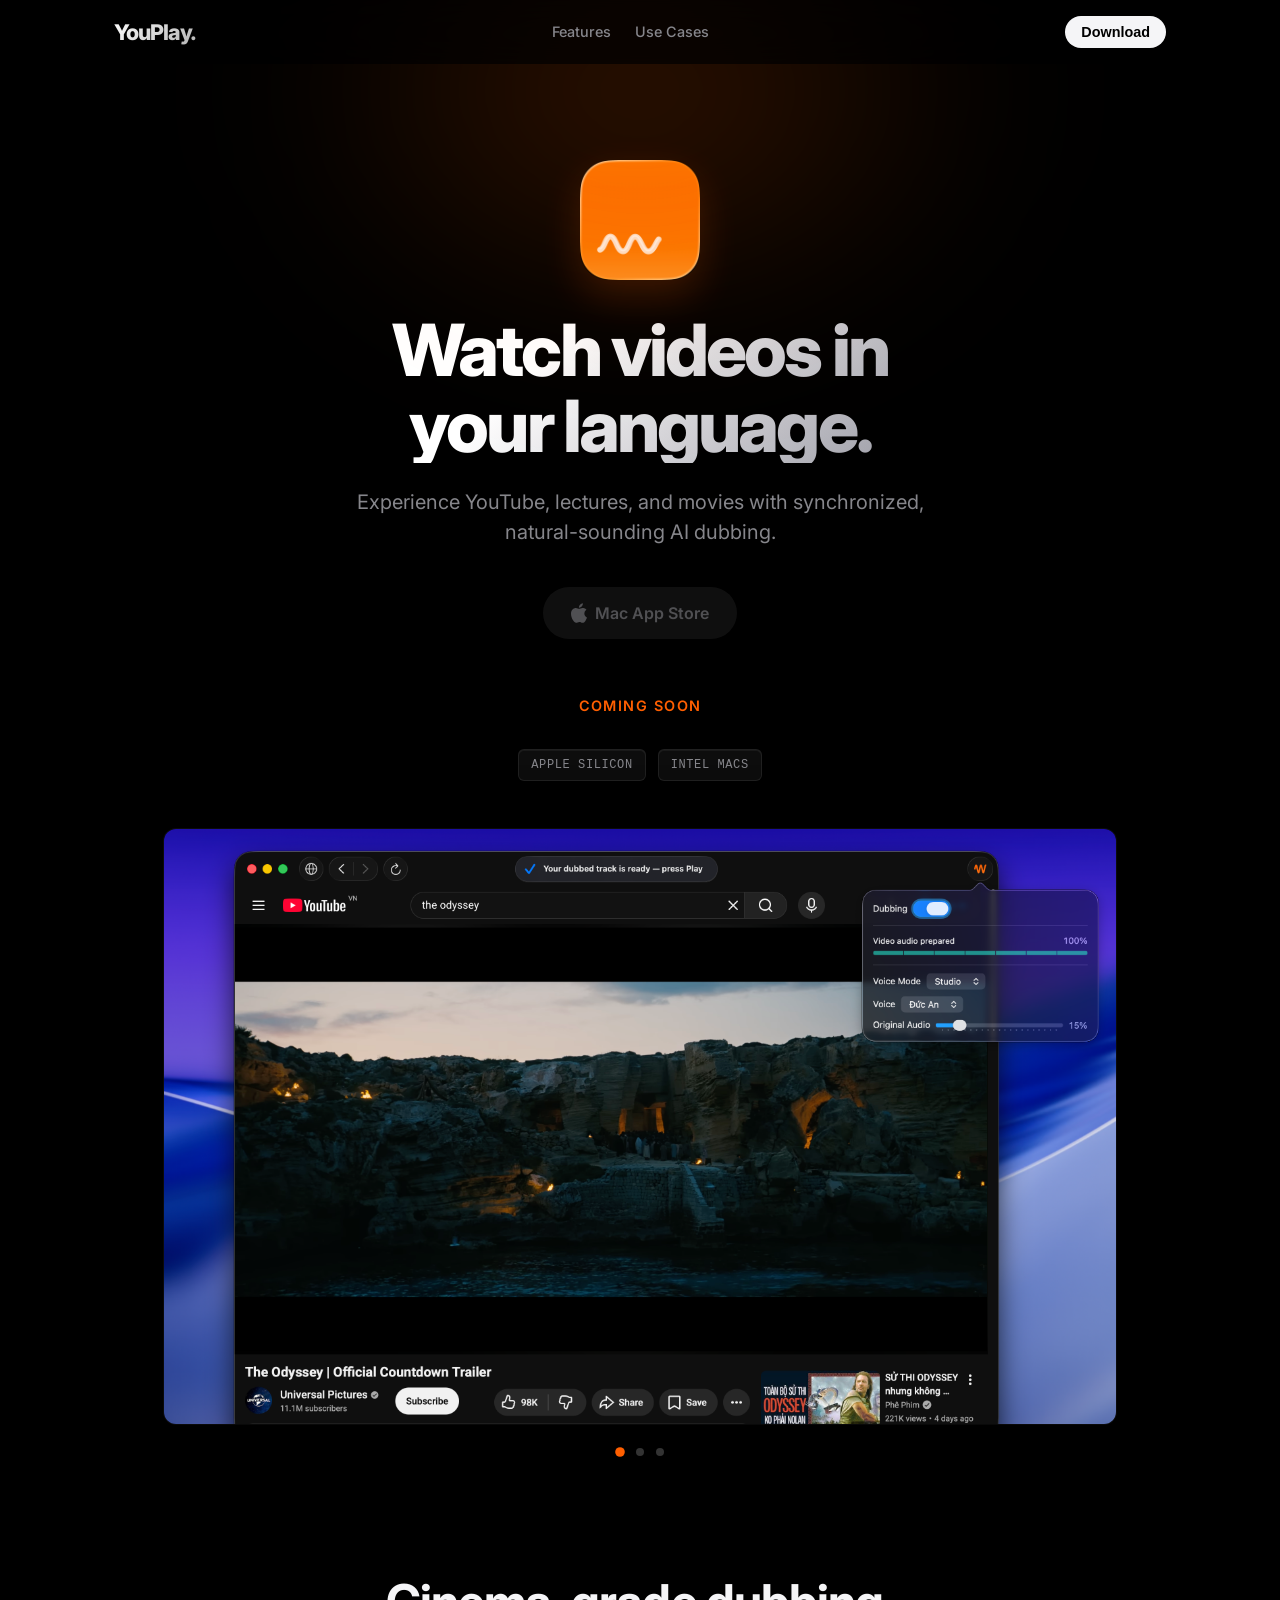
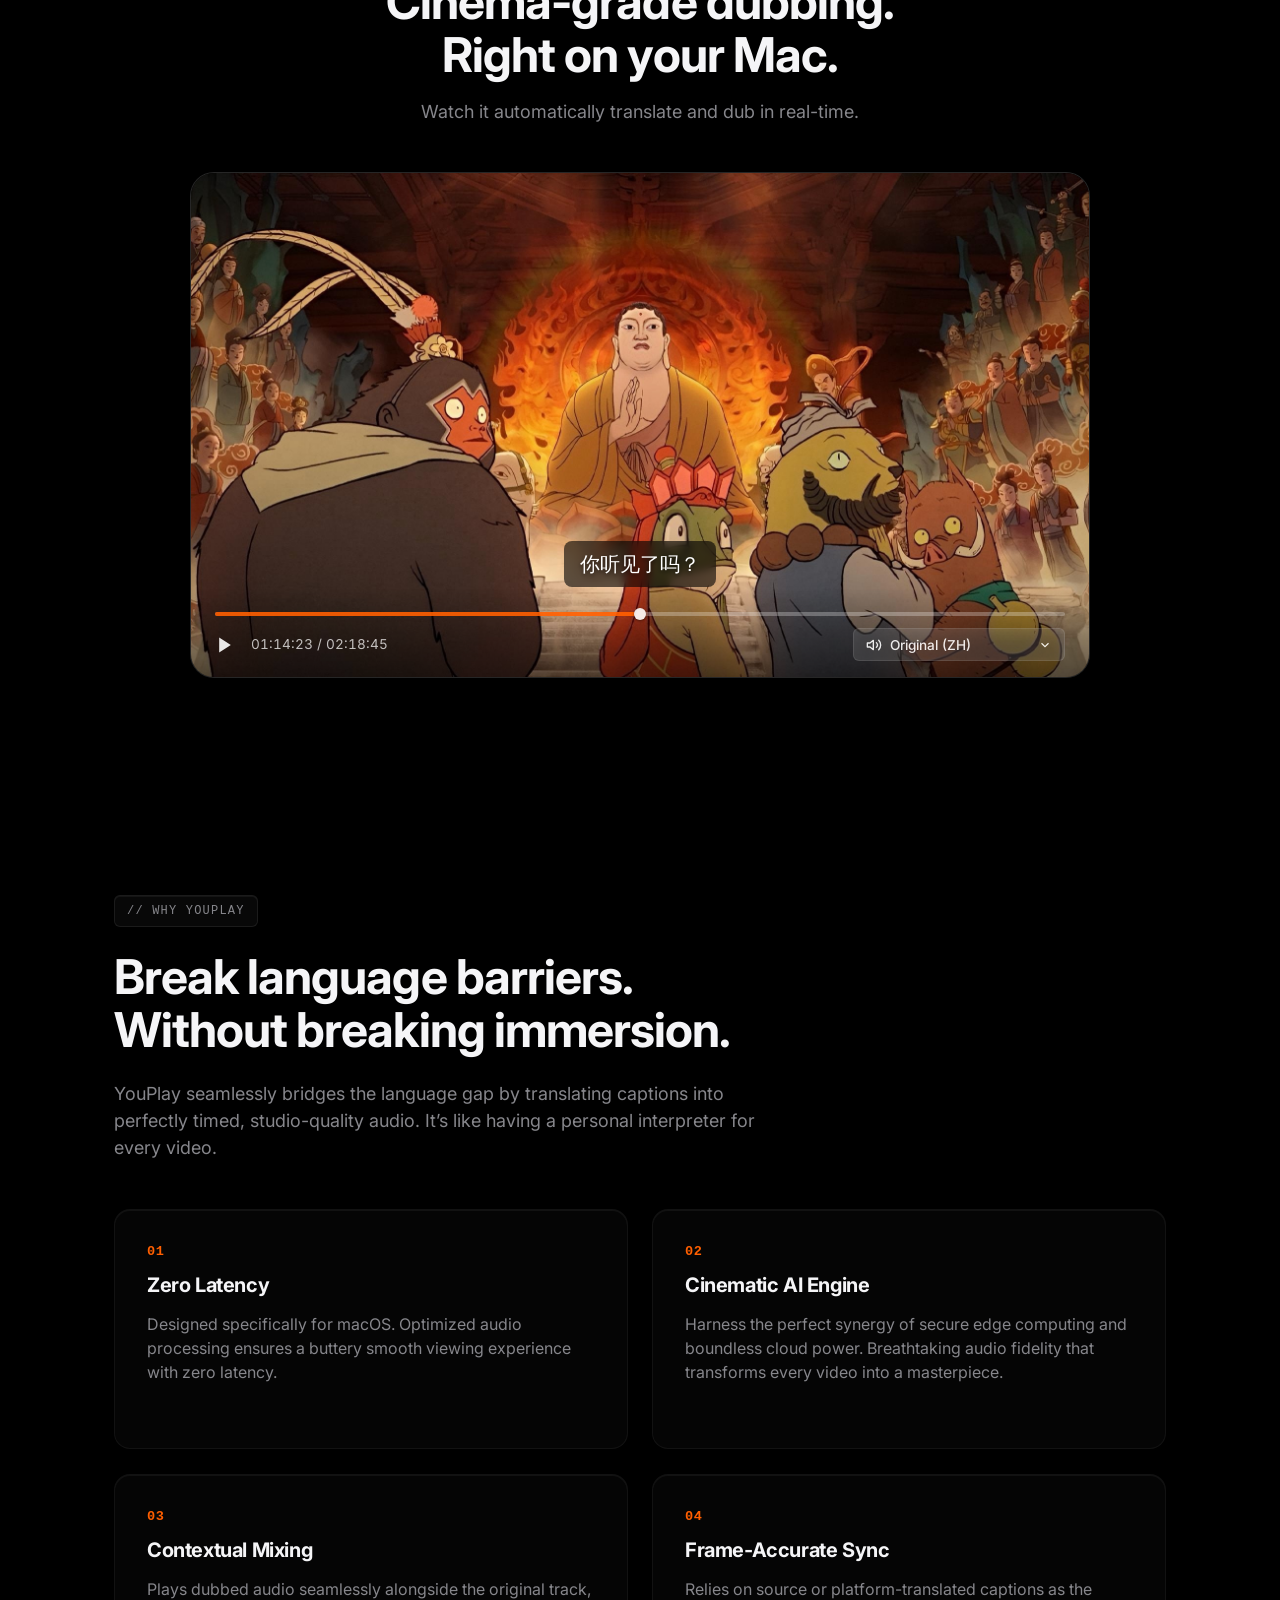
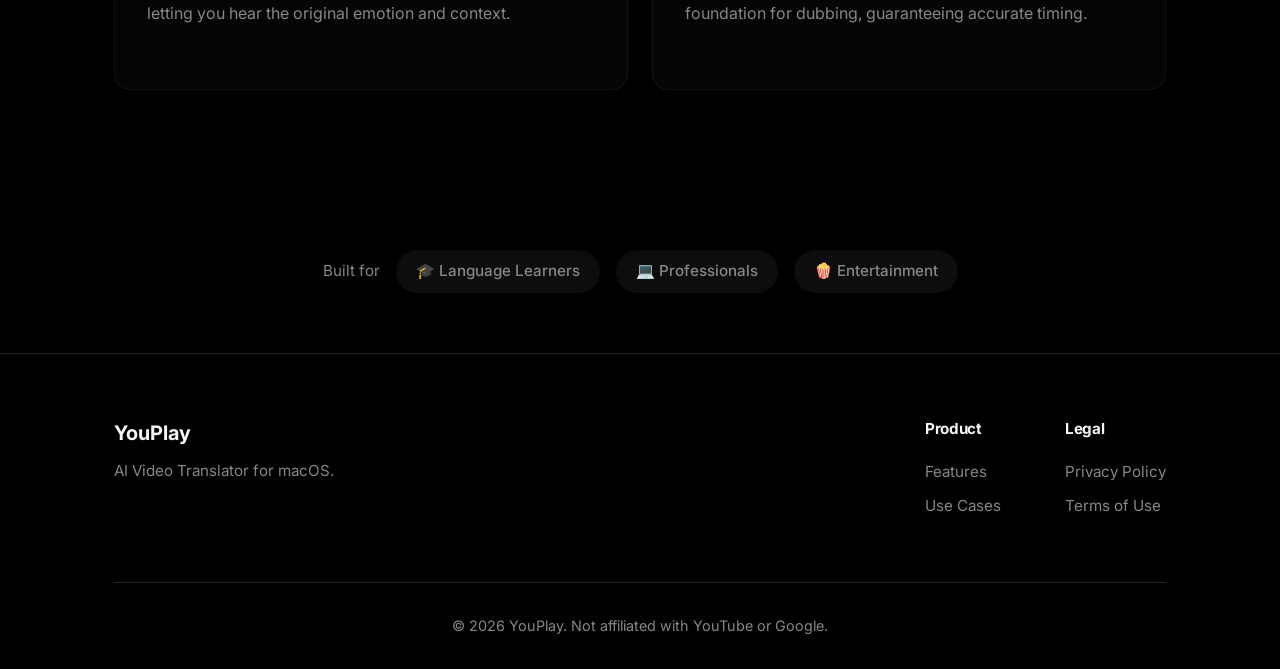
<file: index.html>
<!DOCTYPE html>
<html lang="en">
<head>
    <meta charset="UTF-8">
    <meta name="viewport" content="width=device-width, initial-scale=1.0, viewport-fit=cover">
    <title>YouPlay — AI Video Translator</title>
    <meta name="description" content="The native macOS app for AI video translation. Watch YouTube in your language with synchronized dubbing.">
    <link rel="icon" type="image/png" href="assets/marketing/YouPlay-Logo.png">
    
    <link rel="stylesheet" href="style.css?v=1.1">
    <link href="https://fonts.googleapis.com/css2?family=Inter:wght@400;500;600;700;800&display=swap" rel="stylesheet">
</head>
<body>
    <!-- Background Glow -->
    <div class="glow-orb"></div>
    
    <header class="header">
        <div class="container nav-container">
            <a href="index.html" class="logo">
                <span class="logo-text">YouPlay.</span>
            </a>
            
            <nav class="nav-links">
                <a href="#features">Features</a>
                <a href="#use-cases">Use Cases</a>
            </nav>
            
            <button class="nav-cta">Download</button>
        </div>
    </header>

    <main>
        <section class="hero hero-centered">
            <div class="app-icon-placeholder">
                <!-- Main App Icon -->
                <img src="assets/marketing/YouPlay-Logo.png" alt="YouPlay App Icon" class="app-icon-image">
            </div>
            
            <h1 class="hero-tagline">Watch videos in<br>your language.</h1>
            <p class="hero-sub reveal">Experience YouTube, lectures, and movies with synchronized, natural-sounding AI dubbing.</p>
            
            <div class="store-buttons">
                <a href="#" class="cta-button primary" style="opacity: 0.6; cursor: not-allowed; pointer-events: none; background: rgba(255,255,255,0.1); color: var(--foreground-muted);">
                    <svg viewBox="0 0 814 1000" width="16" height="20" fill="currentColor">
                        <path d="M788.1 340.9c-5.8 4.5-108.2 62.2-108.2 190.5 0 148.4 130.3 200.9 134.2 202.2-.6 3.2-20.7 71.9-68.7 141.9-42.8 61.6-87.5 123.1-155.5 123.1s-85.5-39.5-164-39.5c-76.5 0-103.7 40.8-165.9 40.8s-105.6-57-155.5-127C46.7 790.7 0 663 0 541.8c0-194.4 126.4-297.5 250.8-297.5 66.1 0 121.2 43.4 162.7 43.4 39.5 0 101.1-46 176.3-46 28.5 0 130.9 2.6 198.3 99.2zm-234-181.5c31.1-36.9 53.1-88.1 53.1-139.3 0-7.1-.6-14.3-1.9-20.1-50.6 1.9-110.8 33.7-147.1 75.8-28.5 32.4-55.1 83.6-55.1 135.5 0 7.8 1.3 15.6 1.9 18.1 3.2.6 8.4 1.3 13.6 1.3 45.4 0 102.5-30.4 135.5-71.3z"></path>
                    </svg>
                    Mac App Store
                </a>
            </div>
            
            <div class="hero-rating" style="margin-top: 16px;">
                <span class="hero-rating-text" style="color: var(--accent); font-weight: 600; letter-spacing: 0.1em; text-transform: uppercase;">Coming Soon</span>
                <div class="hero-tech-specs" style="display: flex; gap: 12px; margin-top: 24px; justify-content: center;">
                    <span class="tech-badge" style="font-size: 0.75rem; color: var(--foreground-muted); padding: 6px 12px; border-radius: 6px; display: inline-block; background: rgba(255,255,255,0.05); letter-spacing: 0.05em; font-weight: 500;">
                        APPLE SILICON
                    </span>
                    <span class="tech-badge" style="font-size: 0.75rem; color: var(--foreground-muted); padding: 6px 12px; border-radius: 6px; display: inline-block; background: rgba(255,255,255,0.05); letter-spacing: 0.05em; font-weight: 500;">
                        INTEL MACS
                    </span>
                </div>
            </div>
            <div class="hero-slider-container">
                <div class="hero-slider-track" id="hero-slider">
                    <div class="hero-slide"><img src="assets/marketing/Screenshot-1.png" alt="YouPlay Main Interface"></div>
                    <div class="hero-slide"><img src="assets/marketing/Screenshot-2.png" alt="YouPlay Settings"></div>
                    <div class="hero-slide"><img src="assets/marketing/Screenshot-3.png" alt="YouPlay Native UI"></div>
                </div>
                <div class="hero-slider-dots" id="hero-slider-dots">
                    <button class="slider-dot active" aria-label="Slide 1"></button>
                    <button class="slider-dot" aria-label="Slide 2"></button>
                    <button class="slider-dot" aria-label="Slide 3"></button>
                </div>
            </div>
        </section>

        <!-- Demo Section -->
        <section class="demo-section">
            <div class="container">
                <div class="demo-header reveal" style="text-align: center; margin-bottom: 48px;">
                    <h2 class="section-title" style="margin-bottom: 16px;">Cinema-grade dubbing.<br>Right on your Mac.</h2>
                    <p class="section-text" style="margin: 0 auto;">Watch it automatically translate and dub in real-time.</p>
                </div>
                <!-- Auto-playing Demo Section -->
                <div class="auto-play-demo reveal" id="dubbing-story-track" data-state="zh">
                    <div class="mac-mockup story-mockup" style="aspect-ratio: 16/9; position: relative; margin: 0 auto 16px;">
                            
                            <!-- Base Image -->
                            <img src="assets/marketing/demo.JPG" alt="Yao-Chinese Folktales - Nobody (Lang Lang Mountain)" class="story-video-bg">
                            
                            <!-- Screen Glow for Audio -->
                            <div class="story-audio-glow"></div>

                            <!-- Subtitles Overlay -->
                            <div class="story-subtitles">
                                <span class="sub-line sub-zh">你听见了吗？</span>
                                <span class="sub-line sub-en">Did you hear that?</span>
                                <span class="sub-line sub-es">¿Escuchaste eso?</span>
                                <span class="sub-line sub-fr">Tu as entendu ça ?</span>
                                <span class="sub-line sub-ja">今の聞こえたか？</span>
                                <span class="sub-line sub-vi">Ngươi có nghe thấy không?</span>
                            </div>

                            <!-- Dynamic Island UI -->
                            <div class="story-dynamic-island">
                                <div class="island-content">
                                    <div class="island-icon">
                                        <svg width="14" height="14" viewBox="0 0 24 24" fill="none" stroke="currentColor" stroke-width="2" stroke-linecap="round" stroke-linejoin="round" class="mic-icon"><path d="M12 2a3 3 0 0 0-3 3v7a3 3 0 0 0 6 0V5a3 3 0 0 0-3-3Z"/><path d="M19 10v2a7 7 0 0 1-14 0v-2"/><line x1="12" x2="12" y1="19" y2="22"/></svg>
                                    </div>
                                    <span class="island-text-processing">Processing...</span>
                                    <span class="island-text-playing"></span>
                                    <div class="island-waveform">
                                        <span class="bar"></span><span class="bar"></span><span class="bar"></span><span class="bar"></span>
                                    </div>
                                </div>
                            </div>

                            <!-- Video Controls UI -->
                            <div class="video-controls-overlay">
                                <div class="progress-bar">
                                    <div class="progress-fill"></div>
                                </div>
                                <div class="controls-row">
                                    <div class="controls-left">
                                        <svg width="20" height="20" viewBox="0 0 24 24" fill="white"><polygon points="5 3 19 12 5 21 5 3"></polygon></svg>
                                        <span class="time-stamp">01:14:23 / 02:18:45</span>
                                    </div>
                                    <div class="controls-right">
                                        <div class="audio-track-selector">
                                            <svg class="speaker-icon" width="16" height="16" viewBox="0 0 24 24" fill="none" stroke="currentColor" stroke-width="2" stroke-linecap="round" stroke-linejoin="round"><polygon points="11 5 6 9 2 9 2 15 6 15 11 19 11 5"></polygon><path d="M15.54 8.46a5 5 0 0 1 0 7.07"></path><path d="M19.07 4.93a10 10 0 0 1 0 14.14"></path></svg>
                                            <div class="track-names">
                                                <span class="track-name track-zh">Original (ZH)</span>
                                                <span class="track-name track-en">English</span>
                                                <span class="track-name track-es">Spanish</span>
                                                <span class="track-name track-fr">French</span>
                                                <span class="track-name track-ja">Japanese</span>
                                                <span class="track-name track-vi">Vietnamese</span>
                                            </div>
                                            <svg class="chevron-icon" width="14" height="14" viewBox="0 0 24 24" fill="none" stroke="currentColor" stroke-width="2"><polyline points="6 9 12 15 18 9"></polyline></svg>
                                        </div>
                                    </div>
                                </div>
                            </div>
                        </div>
                    </div>
                </div>
        </section>

        <!-- Main Features -->
        <section id="features" class="section">
            <div class="container">
                <span class="section-label reveal" style="transition-delay: 0.1s;">// why youplay</span>
                <h2 class="section-title reveal" style="transition-delay: 0.2s;">Break language barriers.<br>Without breaking immersion.</h2>
                <p class="section-text reveal" style="transition-delay: 0.3s;">YouPlay seamlessly bridges the language gap by translating captions into perfectly timed, studio-quality audio. It’s like having a personal interpreter for every video.</p>
                
                <div class="features-grid">
                    <!-- Feature 1 -->
                    <div class="feature-card reveal" style="transition-delay: 0.1s;">
                        <div class="feature-header">
                            <div class="feature-index">01</div>
                            <h3 class="feature-title">Zero Latency</h3>
                        </div>
                        <p class="feature-desc">Designed specifically for macOS. Optimized audio processing ensures a buttery smooth viewing experience with zero latency.</p>
                    </div>
                    
                    <!-- Feature 2 -->
                    <div class="feature-card reveal" style="transition-delay: 0.2s;">
                        <div class="feature-header">
                            <div class="feature-index">02</div>
                            <h3 class="feature-title">Cinematic AI Engine</h3>
                        </div>
                        <p class="feature-desc">Harness the perfect synergy of secure edge computing and boundless cloud power. Breathtaking audio fidelity that transforms every video into a masterpiece.</p>
                    </div>

                    <!-- Feature 3 -->
                    <div class="feature-card reveal" style="transition-delay: 0.3s;">
                        <div class="feature-header">
                            <div class="feature-index">03</div>
                            <h3 class="feature-title">Contextual Mixing</h3>
                        </div>
                        <p class="feature-desc">Plays dubbed audio seamlessly alongside the original track, letting you hear the original emotion and context.</p>
                    </div>

                    <!-- Feature 4 -->
                    <div class="feature-card reveal" style="transition-delay: 0.4s;">
                        <div class="feature-header">
                            <div class="feature-index">04</div>
                            <h3 class="feature-title">Frame-Accurate Sync</h3>
                        </div>
                        <p class="feature-desc">Relies on source or platform-translated captions as the foundation for dubbing, guaranteeing accurate timing.</p>
                    </div>
                </div>
            </div>
        </section>

        <!-- Use Cases Banner -->
        <section id="use-cases" class="use-cases-banner">
            <div class="container" style="display: flex; align-items: center; justify-content: center; text-align: center; gap: 16px; flex-wrap: wrap; padding: 60px 0;">
                <span style="color: var(--foreground-muted); font-size: 0.95rem;">Built for</span>
                <span class="use-case-tag">🎓 Language Learners</span>
                <span class="use-case-tag">💻 Professionals</span>
                <span class="use-case-tag">🍿 Entertainment</span>
            </div>
        </section>
    </main>

    <footer class="footer">
        <div class="container">
            <div class="footer-grid">
                <div class="footer-brand">
                    <a href="index.html" class="footer-logo">
                        <span>YouPlay</span>
                    </a>
                    <p class="footer-desc">AI Video Translator for macOS.</p>
                </div>
                
                <div class="footer-links">
                    <div class="footer-col">
                        <h4>Product</h4>
                        <a href="#features">Features</a>
                        <a href="#use-cases">Use Cases</a>
                    </div>
                    <div class="footer-col">
                        <h4>Legal</h4>
                        <a href="privacy/index.html">Privacy Policy</a>
                        <a href="terms/index.html">Terms of Use</a>
                    </div>
                </div>
            </div>
            
            <div class="footer-bottom">
                <p>&copy; 2026 YouPlay. Not affiliated with YouTube or Google.</p>
            </div>
        </div>
    </footer>
    <script>
        document.addEventListener('DOMContentLoaded', () => {
            const track = document.getElementById('dubbing-story-track');
            
            if (track) {
                // Auto-play logic to simulate a video/GIF
                const states = [
                    { id: 'zh', duration: 3000 },
                    { id: 'processing', duration: 1500 },
                    { id: 'en', duration: 3000 },
                    { id: 'es', duration: 3000 },
                    { id: 'fr', duration: 3000 },
                    { id: 'ja', duration: 3000 },
                    { id: 'vi', duration: 3000 }
                ];
                
                let currentIndex = 0;
                
                const playNextState = () => {
                    currentIndex = (currentIndex + 1) % states.length;
                    track.setAttribute('data-state', states[currentIndex].id);
                    setTimeout(playNextState, states[currentIndex].duration);
                };
                
                // Start the loop
                setTimeout(playNextState, states[0].duration);
            }

            // Hero Slider Logic
            const slider = document.getElementById('hero-slider');
            const dots = document.querySelectorAll('#hero-slider-dots .slider-dot');
            
            if (slider && dots.length > 0) {
                // Update dots on scroll
                slider.addEventListener('scroll', () => {
                    const scrollLeft = slider.scrollLeft;
                    const slideWidth = slider.offsetWidth;
                    const activeIndex = Math.round(scrollLeft / slideWidth);
                    
                    dots.forEach((dot, index) => {
                        dot.classList.toggle('active', index === activeIndex);
                    });
                }, { passive: true });
                
                // Click dots to scroll
                dots.forEach((dot, index) => {
                    dot.addEventListener('click', () => {
                        slider.scrollTo({
                            left: index * slider.offsetWidth,
                            behavior: 'smooth'
                        });
                    });
                });
            }

            // Scroll Reveal Logic
            const revealElements = document.querySelectorAll('.reveal');
            if ('IntersectionObserver' in window) {
                const revealObserver = new IntersectionObserver((entries, observer) => {
                    entries.forEach(entry => {
                        if (entry.isIntersecting) {
                            entry.target.classList.add('active');
                            observer.unobserve(entry.target);
                        }
                    });
                }, {
                    root: null,
                    threshold: 0.1,
                    rootMargin: "0px 0px -50px 0px"
                });
                
                revealElements.forEach(el => revealObserver.observe(el));
            } else {
                revealElements.forEach(el => el.classList.add('active'));
            }
        });
    </script>
</body>
</html>
</file>
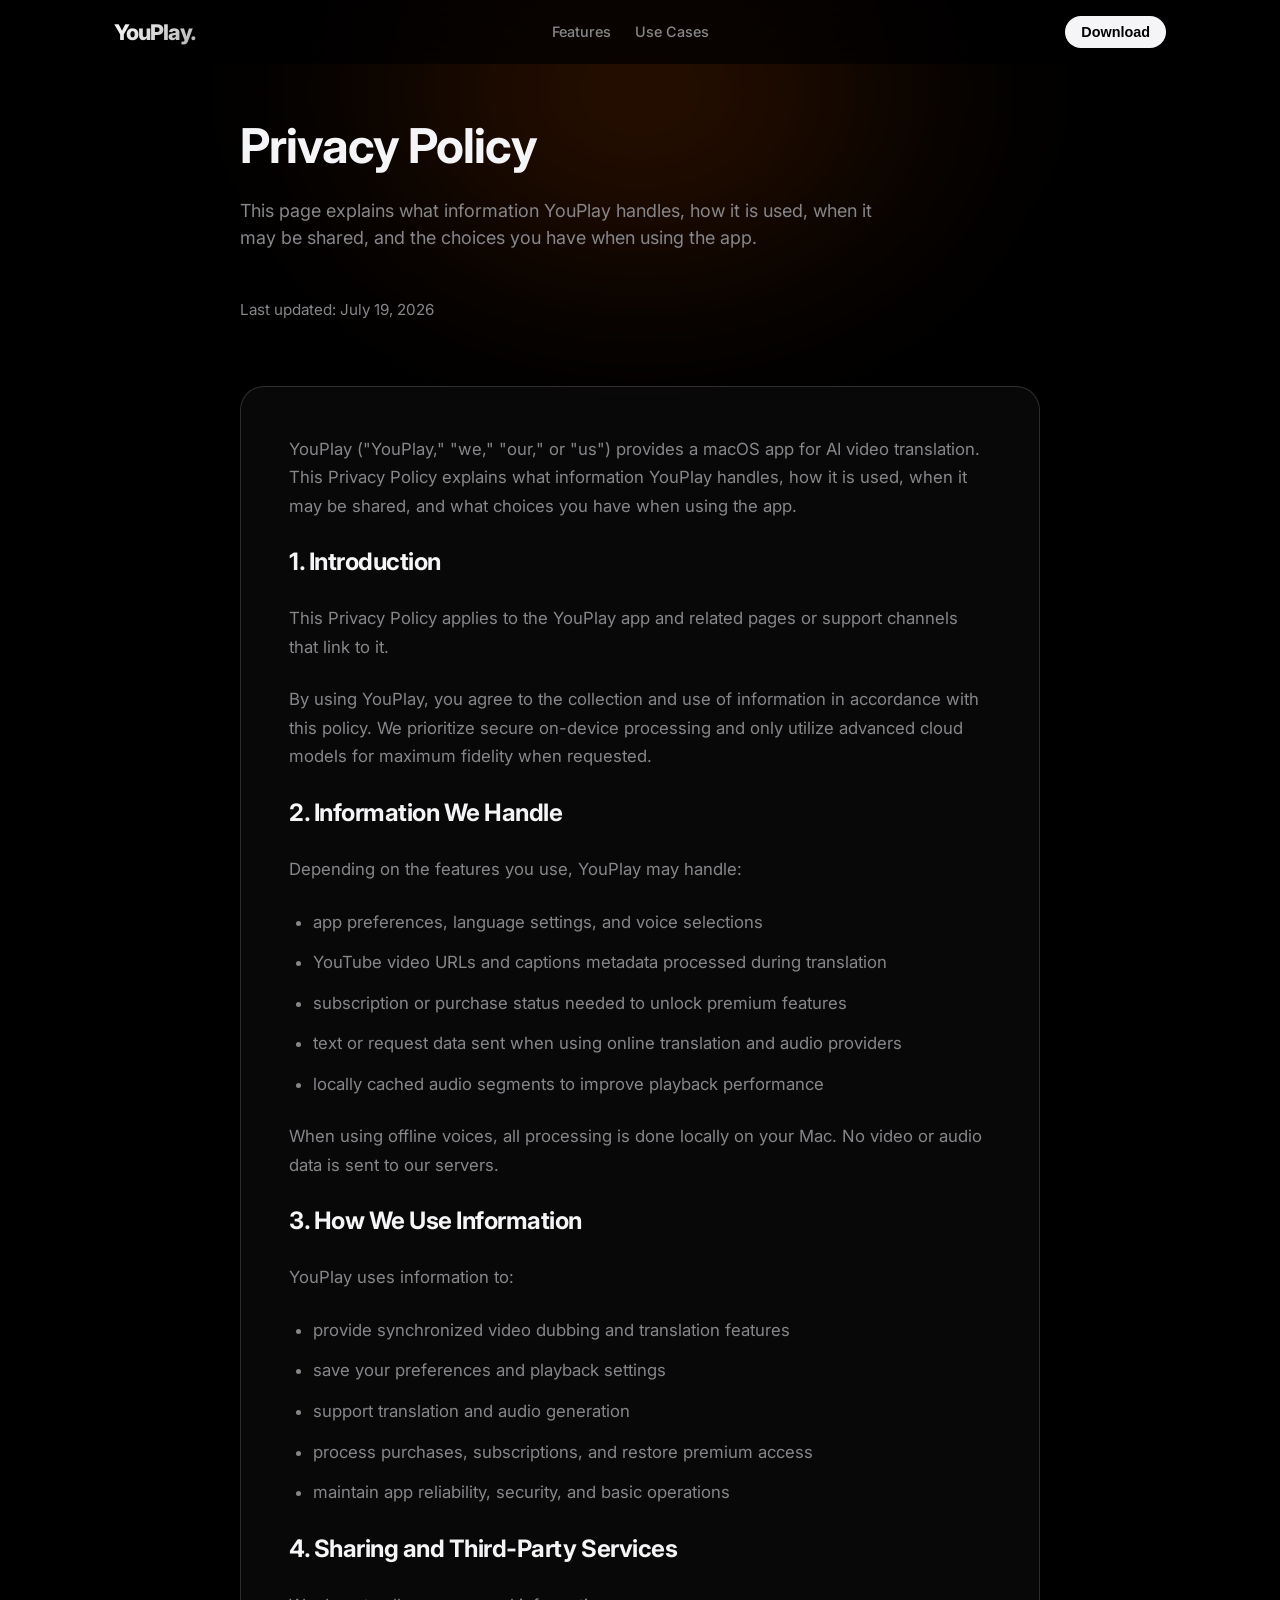
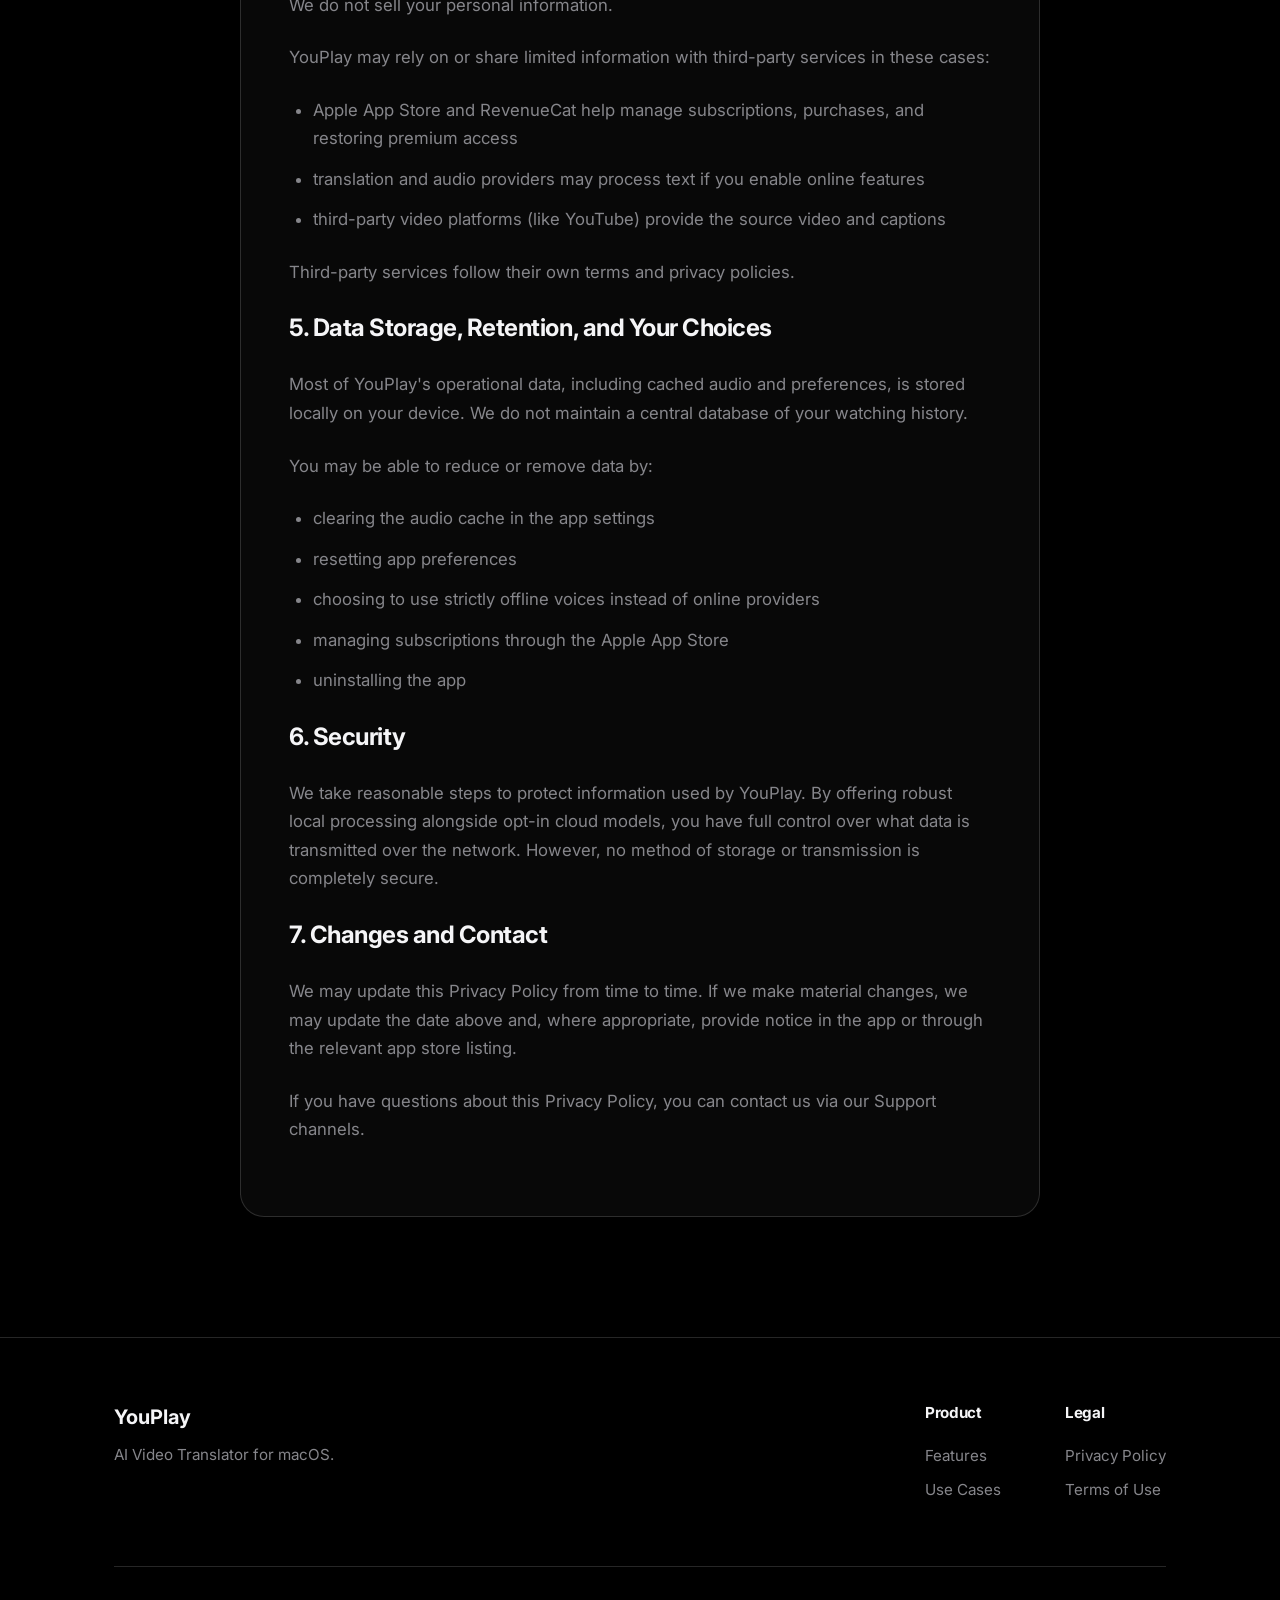
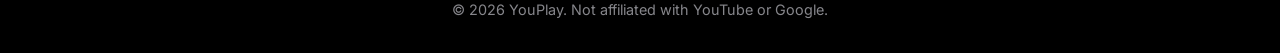
<file: privacy/index.html>
<!DOCTYPE html>
<html lang="en">
<head>
    <meta charset="UTF-8">
    <meta name="viewport" content="width=device-width, initial-scale=1.0, viewport-fit=cover">
    <title>Privacy Policy - YouPlay</title>
    <meta name="description" content="Read the YouPlay Privacy Policy, including what information the app handles, how it is used, and the choices available to users.">
    <link rel="icon" type="image/png" href="../assets/marketing/YouPlay-Logo.png">
    
    <link rel="stylesheet" href="../style.css">
    <link href="https://fonts.googleapis.com/css2?family=Inter:wght@400;500;600;700;800&display=swap" rel="stylesheet">
    
    <style>
        .page-legal {
            padding-top: 120px;
        }
        
        .legal-header {
            max-width: 800px;
            margin: 0 auto 64px;
        }
        
        .legal-meta {
            color: var(--foreground-muted);
            margin-top: 16px;
            font-size: 0.95rem;
        }
        
        .legal-content {
            max-width: 800px;
            margin: 0 auto 120px;
            background: var(--card-bg);
            border: 1px solid var(--border);
            border-radius: var(--radius-lg);
            padding: 48px;
        }
        
        .legal-content p, .legal-content ul {
            margin-bottom: 24px;
            color: var(--foreground-muted);
            font-size: 1.05rem;
            line-height: 1.7;
        }
        
        .legal-content h2 {
            font-size: 1.5rem;
            margin: 48px 0 24px;
            color: var(--foreground);
        }
        
        .legal-content h2:first-child {
            margin-top: 0;
        }
        
        .legal-content ul {
            padding-left: 24px;
        }
        
        .legal-content li {
            margin-bottom: 12px;
        }
        
        .legal-content a {
            color: var(--accent);
        }
        
        .legal-content a:hover {
            text-decoration: underline;
        }
        
        @media (max-width: 768px) {
            .legal-content {
                padding: 32px 24px;
            }
        }
    </style>
</head>
<body>
    <!-- Background Glow -->
    <div class="glow-orb"></div>
    
    <header class="header">
        <div class="container nav-container">
            <a href="../index.html" class="logo">
                <span class="logo-text">YouPlay.</span>
            </a>
            
            <nav class="nav-links">
                <a href="../index.html#features">Features</a>
                <a href="../index.html#use-cases">Use Cases</a>
            </nav>
            
            <button class="nav-cta">Download</button>
        </div>
    </header>

    <main class="page-legal">
        <div class="container">
            <div class="legal-header">
                <h1 class="section-title">Privacy Policy</h1>
                <p class="section-text">
                    This page explains what information YouPlay handles, how it is used, when it may be shared, and the choices you have when using the app.
                </p>
                <p class="legal-meta">Last updated: July 19, 2026</p>
            </div>
            
            <div class="legal-content">
                <p>
                    YouPlay ("YouPlay," "we," "our," or "us") provides a macOS app for AI video translation. This Privacy Policy explains what information YouPlay handles, how it is used, when it may be shared, and what choices you have when using the app.
                </p>

                <section>
                    <h2>1. Introduction</h2>
                    <p>
                        This Privacy Policy applies to the YouPlay app and related pages or support channels that link to it.
                    </p>
                    <p>
                        By using YouPlay, you agree to the collection and use of information in accordance with this policy. We prioritize secure on-device processing and only utilize advanced cloud models for maximum fidelity when requested.
                    </p>
                </section>

                <section>
                    <h2>2. Information We Handle</h2>
                    <p>Depending on the features you use, YouPlay may handle:</p>
                    <ul>
                        <li>app preferences, language settings, and voice selections</li>
                        <li>YouTube video URLs and captions metadata processed during translation</li>
                        <li>subscription or purchase status needed to unlock premium features</li>
                        <li>text or request data sent when using online translation and audio providers</li>
                        <li>locally cached audio segments to improve playback performance</li>
                    </ul>
                    <p>When using offline voices, all processing is done locally on your Mac. No video or audio data is sent to our servers.</p>
                </section>

                <section>
                    <h2>3. How We Use Information</h2>
                    <p>YouPlay uses information to:</p>
                    <ul>
                        <li>provide synchronized video dubbing and translation features</li>
                        <li>save your preferences and playback settings</li>
                        <li>support translation and audio generation</li>
                        <li>process purchases, subscriptions, and restore premium access</li>
                        <li>maintain app reliability, security, and basic operations</li>
                    </ul>
                </section>

                <section>
                    <h2>4. Sharing and Third-Party Services</h2>
                    <p>We do not sell your personal information.</p>
                    <p>YouPlay may rely on or share limited information with third-party services in these cases:</p>
                    <ul>
                        <li>Apple App Store and RevenueCat help manage subscriptions, purchases, and restoring premium access</li>
                        <li>translation and audio providers may process text if you enable online features</li>
                        <li>third-party video platforms (like YouTube) provide the source video and captions</li>
                    </ul>
                    <p>Third-party services follow their own terms and privacy policies.</p>
                </section>

                <section>
                    <h2>5. Data Storage, Retention, and Your Choices</h2>
                    <p>
                        Most of YouPlay's operational data, including cached audio and preferences, is stored locally on your device. We do not maintain a central database of your watching history.
                    </p>
                    <p>You may be able to reduce or remove data by:</p>
                    <ul>
                        <li>clearing the audio cache in the app settings</li>
                        <li>resetting app preferences</li>
                        <li>choosing to use strictly offline voices instead of online providers</li>
                        <li>managing subscriptions through the Apple App Store</li>
                        <li>uninstalling the app</li>
                    </ul>
                </section>

                <section>
                    <h2>6. Security</h2>
                    <p>
                        We take reasonable steps to protect information used by YouPlay. By offering robust local processing alongside opt-in cloud models, you have full control over what data is transmitted over the network. However, no method of storage or transmission is completely secure.
                    </p>
                </section>

                <section>
                    <h2>7. Changes and Contact</h2>
                    <p>
                        We may update this Privacy Policy from time to time. If we make material changes, we may update the date above and, where appropriate, provide notice in the app or through the relevant app store listing.
                    </p>
                    <p>
                        If you have questions about this Privacy Policy, you can contact us via our Support channels.
                    </p>
                </section>
            </div>
        </div>
    </main>

    <footer class="footer">
        <div class="container">
            <div class="footer-grid">
                <div class="footer-brand">
                    <a href="../index.html" class="footer-logo">
                        <span>YouPlay</span>
                    </a>
                    <p class="footer-desc">AI Video Translator for macOS.</p>
                </div>
                
                <div class="footer-links">
                    <div class="footer-col">
                        <h4>Product</h4>
                        <a href="../index.html#features">Features</a>
                        <a href="../index.html#use-cases">Use Cases</a>
                    </div>
                    <div class="footer-col">
                        <h4>Legal</h4>
                        <a href="index.html">Privacy Policy</a>
                        <a href="../terms/index.html">Terms of Use</a>
                    </div>
                </div>
            </div>
            
            <div class="footer-bottom">
                <p>&copy; 2026 YouPlay. Not affiliated with YouTube or Google.</p>
            </div>
        </div>
    </footer>
</body>
</html>
</file>
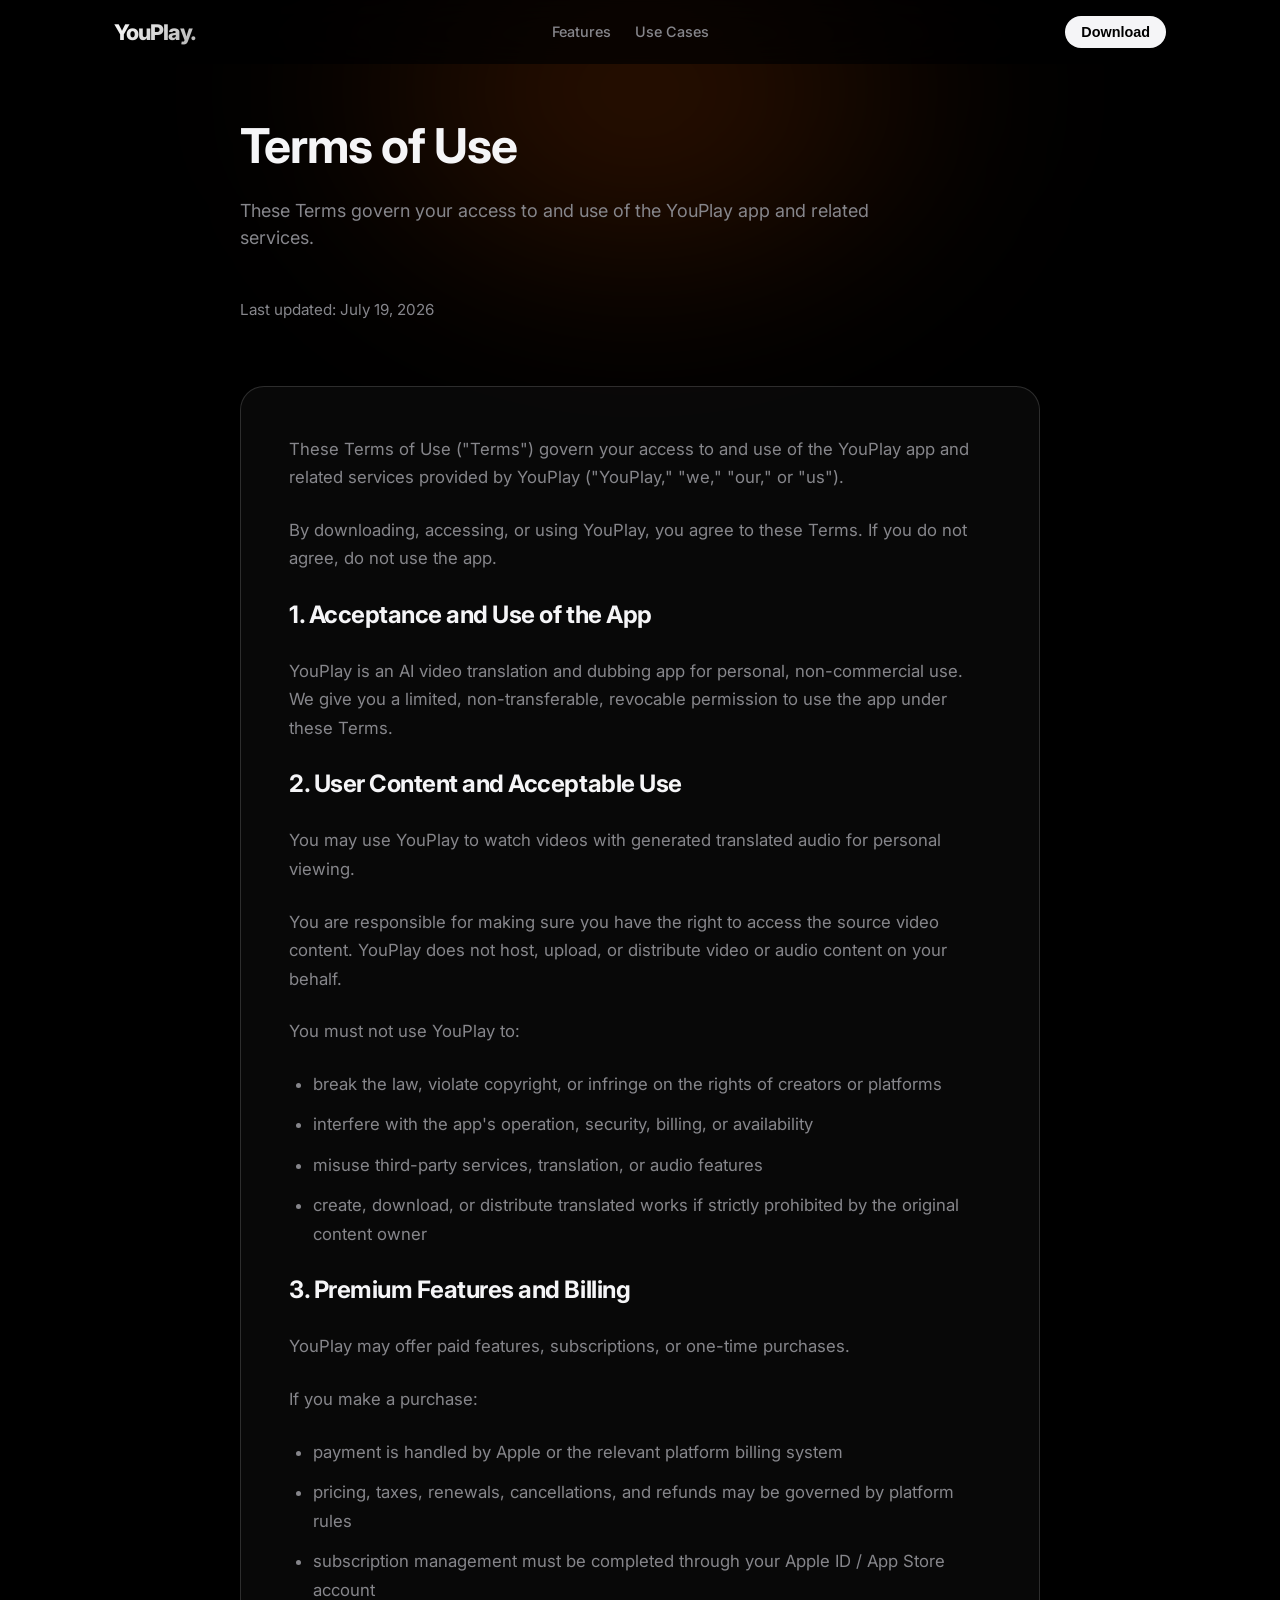
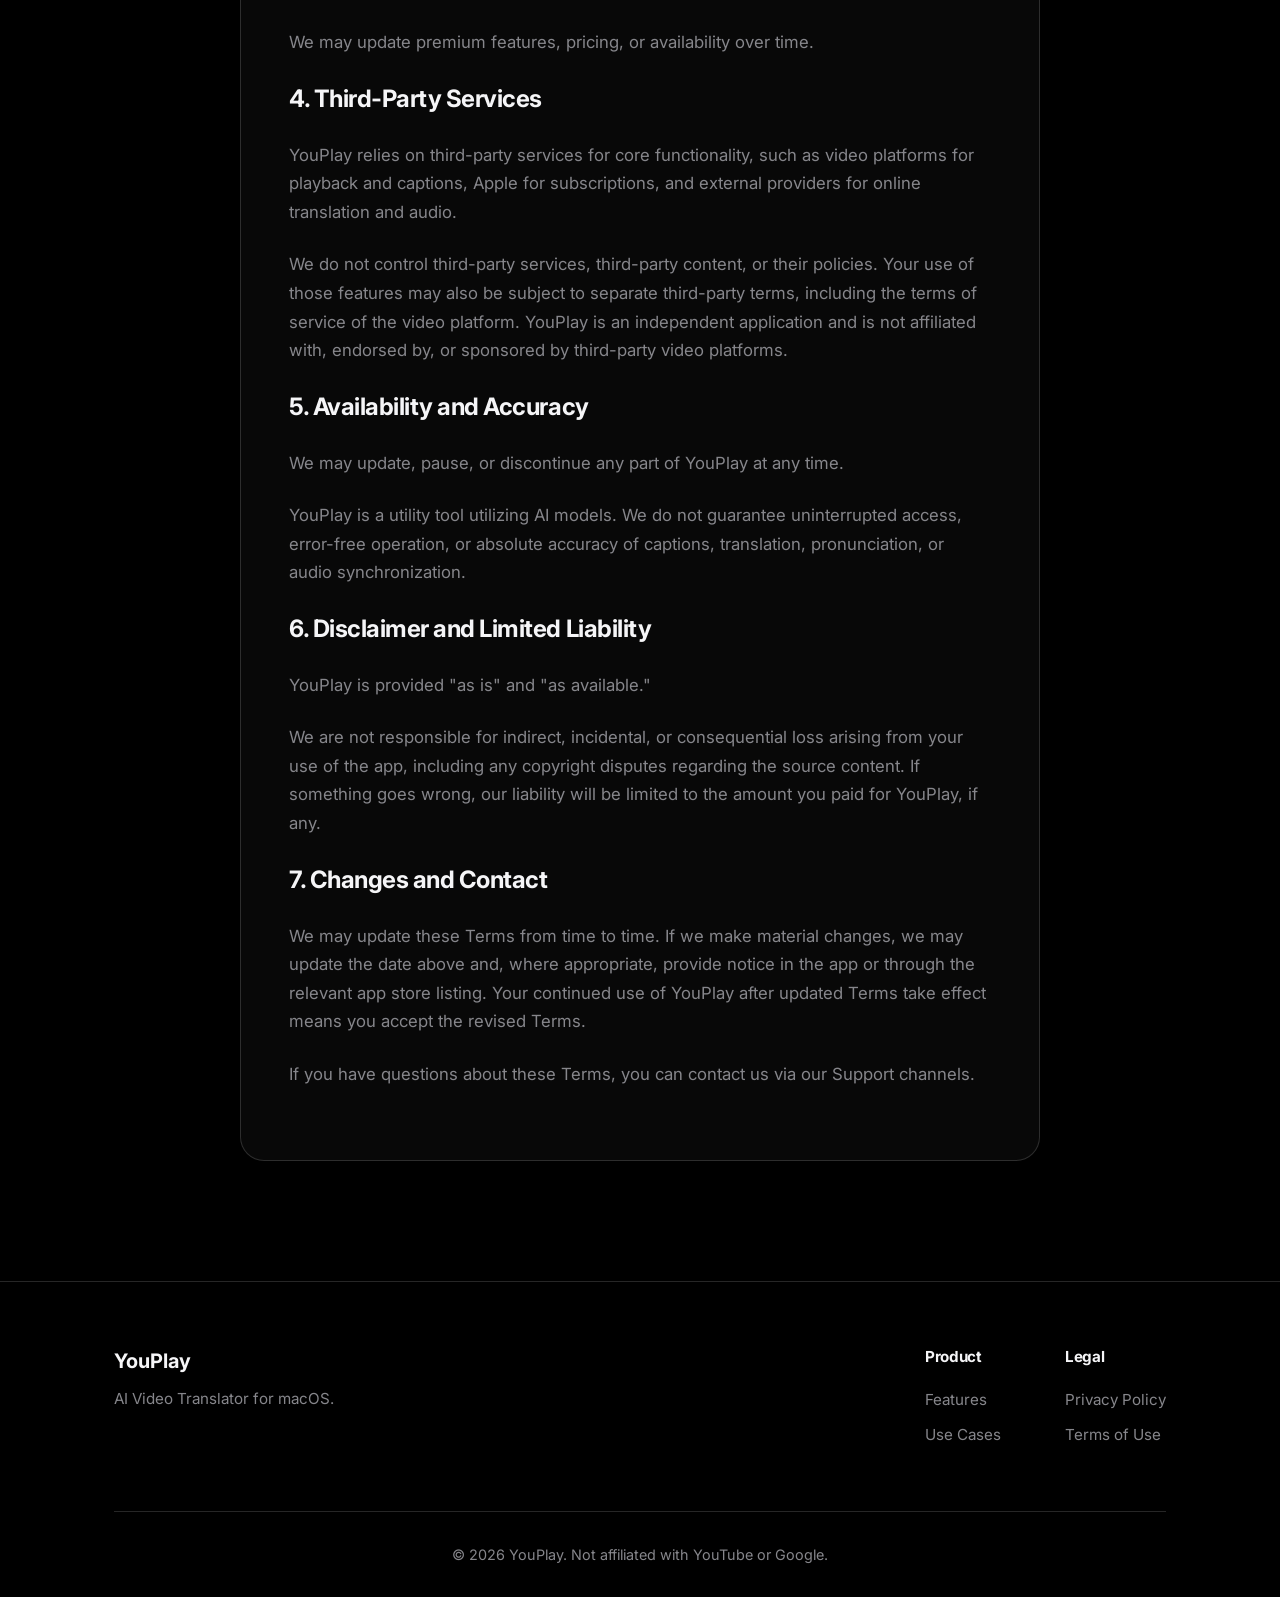
<file: terms/index.html>
<!DOCTYPE html>
<html lang="en">
<head>
    <meta charset="UTF-8">
    <meta name="viewport" content="width=device-width, initial-scale=1.0, viewport-fit=cover">
    <title>Terms of Use - YouPlay</title>
    <meta name="description" content="Read the YouPlay Terms of Use for access, billing, third-party services, and the limits that apply when using the app.">
    <link rel="icon" type="image/png" href="../assets/marketing/YouPlay-Logo.png">
    
    <link rel="stylesheet" href="../style.css">
    <link href="https://fonts.googleapis.com/css2?family=Inter:wght@400;500;600;700;800&display=swap" rel="stylesheet">
    
    <style>
        .page-legal {
            padding-top: 120px;
        }
        
        .legal-header {
            max-width: 800px;
            margin: 0 auto 64px;
        }
        
        .legal-meta {
            color: var(--foreground-muted);
            margin-top: 16px;
            font-size: 0.95rem;
        }
        
        .legal-content {
            max-width: 800px;
            margin: 0 auto 120px;
            background: var(--card-bg);
            border: 1px solid var(--border);
            border-radius: var(--radius-lg);
            padding: 48px;
        }
        
        .legal-content p, .legal-content ul {
            margin-bottom: 24px;
            color: var(--foreground-muted);
            font-size: 1.05rem;
            line-height: 1.7;
        }
        
        .legal-content h2 {
            font-size: 1.5rem;
            margin: 48px 0 24px;
            color: var(--foreground);
        }
        
        .legal-content h2:first-child {
            margin-top: 0;
        }
        
        .legal-content ul {
            padding-left: 24px;
        }
        
        .legal-content li {
            margin-bottom: 12px;
        }
        
        .legal-content a {
            color: var(--accent);
        }
        
        .legal-content a:hover {
            text-decoration: underline;
        }
        
        @media (max-width: 768px) {
            .legal-content {
                padding: 32px 24px;
            }
        }
    </style>
</head>
<body>
    <!-- Background Glow -->
    <div class="glow-orb"></div>
    
    <header class="header">
        <div class="container nav-container">
            <a href="../index.html" class="logo">
                <span class="logo-text">YouPlay.</span>
            </a>
            
            <nav class="nav-links">
                <a href="../index.html#features">Features</a>
                <a href="../index.html#use-cases">Use Cases</a>
            </nav>
            
            <button class="nav-cta">Download</button>
        </div>
    </header>

    <main class="page-legal">
        <div class="container">
            <div class="legal-header">
                <h1 class="section-title">Terms of Use</h1>
                <p class="section-text">
                    These Terms govern your access to and use of the YouPlay app and related services.
                </p>
                <p class="legal-meta">Last updated: July 19, 2026</p>
            </div>
            
            <div class="legal-content">
                <p>
                    These Terms of Use ("Terms") govern your access to and use of the YouPlay app and related services provided by YouPlay ("YouPlay," "we," "our," or "us").
                </p>
                <p>
                    By downloading, accessing, or using YouPlay, you agree to these Terms. If you do not agree, do not use the app.
                </p>

                <section>
                    <h2>1. Acceptance and Use of the App</h2>
                    <p>
                        YouPlay is an AI video translation and dubbing app for personal, non-commercial use. We give you a limited, non-transferable, revocable permission to use the app under these Terms.
                    </p>
                </section>

                <section>
                    <h2>2. User Content and Acceptable Use</h2>
                    <p>
                        You may use YouPlay to watch videos with generated translated audio for personal viewing.
                    </p>
                    <p>
                        You are responsible for making sure you have the right to access the source video content. YouPlay does not host, upload, or distribute video or audio content on your behalf.
                    </p>
                    <p>You must not use YouPlay to:</p>
                    <ul>
                        <li>break the law, violate copyright, or infringe on the rights of creators or platforms</li>
                        <li>interfere with the app's operation, security, billing, or availability</li>
                        <li>misuse third-party services, translation, or audio features</li>
                        <li>create, download, or distribute translated works if strictly prohibited by the original content owner</li>
                    </ul>
                </section>

                <section>
                    <h2>3. Premium Features and Billing</h2>
                    <p>YouPlay may offer paid features, subscriptions, or one-time purchases.</p>
                    <p>If you make a purchase:</p>
                    <ul>
                        <li>payment is handled by Apple or the relevant platform billing system</li>
                        <li>pricing, taxes, renewals, cancellations, and refunds may be governed by platform rules</li>
                        <li>subscription management must be completed through your Apple ID / App Store account</li>
                    </ul>
                    <p>We may update premium features, pricing, or availability over time.</p>
                </section>

                <section>
                    <h2>4. Third-Party Services</h2>
                    <p>
                        YouPlay relies on third-party services for core functionality, such as video platforms for playback and captions, Apple for subscriptions, and external providers for online translation and audio.
                    </p>
                    <p>
                        We do not control third-party services, third-party content, or their policies. Your use of those features may also be subject to separate third-party terms, including the terms of service of the video platform. YouPlay is an independent application and is not affiliated with, endorsed by, or sponsored by third-party video platforms.
                    </p>
                </section>

                <section>
                    <h2>5. Availability and Accuracy</h2>
                    <p>
                        We may update, pause, or discontinue any part of YouPlay at any time.
                    </p>
                    <p>
                        YouPlay is a utility tool utilizing AI models. We do not guarantee uninterrupted access, error-free operation, or absolute accuracy of captions, translation, pronunciation, or audio synchronization.
                    </p>
                </section>

                <section>
                    <h2>6. Disclaimer and Limited Liability</h2>
                    <p>
                        YouPlay is provided "as is" and "as available."
                    </p>
                    <p>
                        We are not responsible for indirect, incidental, or consequential loss arising from your use of the app, including any copyright disputes regarding the source content. If something goes wrong, our liability will be limited to the amount you paid for YouPlay, if any.
                    </p>
                </section>

                <section>
                    <h2>7. Changes and Contact</h2>
                    <p>
                        We may update these Terms from time to time. If we make material changes, we may update the date above and, where appropriate, provide notice in the app or through the relevant app store listing. Your continued use of YouPlay after updated Terms take effect means you accept the revised Terms.
                    </p>
                    <p>If you have questions about these Terms, you can contact us via our Support channels.</p>
                </section>
            </div>
        </div>
    </main>

    <footer class="footer">
        <div class="container">
            <div class="footer-grid">
                <div class="footer-brand">
                    <a href="../index.html" class="footer-logo">
                        <span>YouPlay</span>
                    </a>
                    <p class="footer-desc">AI Video Translator for macOS.</p>
                </div>
                
                <div class="footer-links">
                    <div class="footer-col">
                        <h4>Product</h4>
                        <a href="../index.html#features">Features</a>
                        <a href="../index.html#use-cases">Use Cases</a>
                    </div>
                    <div class="footer-col">
                        <h4>Legal</h4>
                        <a href="../privacy/index.html">Privacy Policy</a>
                        <a href="index.html">Terms of Use</a>
                    </div>
                </div>
            </div>
            
            <div class="footer-bottom">
                <p>&copy; 2026 YouPlay. Not affiliated with YouTube or Google.</p>
            </div>
        </div>
    </footer>
</body>
</html>
</file>
<file: style.css>
:root {
    /* Colors - Dark Theme Default (Apple Pro Aesthetic) */
    --background: #000000;
    --background-transparent: rgba(0, 0, 0, 0.7);
    --foreground: #f5f5f7;
    --foreground-muted: #86868b;
    --border: rgba(255, 255, 255, 0.15);
    --card-bg: rgba(255, 255, 255, 0.03);
    --card-hover: rgba(255, 255, 255, 0.05);
    
    /* YouPlay Orange */
    --accent: #FF5F00;
    --accent-glow: rgba(255, 95, 0, 0.2);
    --accent-hover: #FF7722;

    /* Metrics */
    --radius-sm: 8px;
    --radius-md: 16px;
    --radius-lg: 24px;
    --font-sans: 'Inter', system-ui, -apple-system, sans-serif;
    --container: 1100px;
}

* {
    box-sizing: border-box;
    margin: 0;
    padding: 0;
}

body {
    font-family: var(--font-sans);
    background-color: var(--background);
    color: var(--foreground);
    line-height: 1.5;
    -webkit-font-smoothing: antialiased;
    overflow-x: hidden;
}

/* Background Glow Orb */
.glow-orb {
    position: absolute;
    top: -20vh;
    left: 50%;
    transform: translateX(-50%);
    width: 60vw;
    height: 60vh;
    background: radial-gradient(ellipse at center, var(--accent-glow) 0%, transparent 70%);
    pointer-events: none;
    z-index: 0;
    filter: blur(80px);
}

.container {
    max-width: var(--container);
    margin: 0 auto;
    padding: 0 24px;
    position: relative;
    z-index: 1;
}

a {
    color: inherit;
    text-decoration: none;
    transition: color 0.2s ease;
}

/* Typography */
h1, h2, h3, h4 {
    letter-spacing: -0.02em;
    font-weight: 700;
}

.section-label {
    display: inline-block;
    color: var(--foreground-muted);
    font-family: ui-monospace, SFMono-Regular, Menlo, Monaco, Consolas, monospace;
    font-size: 0.75rem;
    text-transform: uppercase;
    letter-spacing: 0.1em;
    margin-bottom: 24px;
    padding: 6px 12px;
    background: rgba(255, 255, 255, 0.03);
    border: 1px solid rgba(255, 255, 255, 0.08);
    border-radius: 6px;
    box-shadow: inset 0 1px 0 rgba(255, 255, 255, 0.05);
}

.section-title {
    font-size: clamp(2rem, 4vw, 3rem);
    margin-bottom: 24px;
    line-height: 1.1;
}

.section-text {
    font-size: 1.125rem;
    color: var(--foreground-muted);
    max-width: 650px;
    margin-bottom: 48px;
}

/* Header */
.header {
    position: fixed;
    top: 0;
    width: 100%;
    z-index: 100;
    background: var(--background-transparent);
    backdrop-filter: blur(20px);
    -webkit-backdrop-filter: blur(20px);
    padding: 16px 0;
}

.nav-container {
    display: flex;
    justify-content: space-between;
    align-items: center;
}

.logo {
    display: flex;
    align-items: center;
    font-size: 1.35rem;
    font-weight: 800;
    letter-spacing: -0.05em;
    color: var(--foreground);
}

.logo-text {
    background: linear-gradient(135deg, #fff 0%, rgba(255,255,255,0.7) 100%);
    -webkit-background-clip: text;
    -webkit-text-fill-color: transparent;
}

.nav-links {
    display: flex;
    align-items: center;
    gap: 24px;
    font-size: 0.9rem;
    font-weight: 500;
}

.nav-links a {
    color: var(--foreground-muted);
}

.nav-links a:hover {
    color: var(--foreground);
}

.nav-search {
    display: flex;
    align-items: center;
    gap: 8px;
    background: var(--card-bg);
    border: 1px solid var(--border);
    padding: 6px 12px;
    border-radius: var(--radius-sm);
    color: var(--foreground-muted);
    cursor: pointer;
    font-family: inherit;
    font-size: 0.85rem;
    transition: background 0.2s ease;
}

.nav-search:hover {
    background: var(--card-hover);
}

.nav-search-kbd {
    background: rgba(255,255,255,0.1);
    padding: 2px 6px;
    border-radius: 4px;
    font-size: 0.75rem;
    margin-left: 8px;
}

.nav-cta {
    background: var(--foreground);
    color: var(--background);
    border: none;
    padding: 8px 16px;
    border-radius: 999px;
    font-weight: 600;
    font-size: 0.9rem;
    cursor: pointer;
    transition: transform 0.2s ease, opacity 0.2s ease;
}

.nav-cta:hover {
    transform: scale(1.05);
    opacity: 0.9;
}

/* Buttons */
.cta-button {
    display: inline-flex;
    align-items: center;
    gap: 8px;
    padding: 14px 28px;
    border-radius: 999px;
    font-weight: 600;
    font-size: 1rem;
    cursor: pointer;
    transition: all 0.2s ease;
}

.cta-button.primary {
    background: var(--foreground);
    color: var(--background);
}

.cta-button.primary:hover {
    transform: scale(1.05);
}

/* Hero Section */
.hero {
    padding: 160px 0 80px;
    text-align: center;
    display: flex;
    flex-direction: column;
    align-items: center;
}

.app-icon-placeholder {
    margin-bottom: 32px;
}

.app-icon-image {
    width: 120px;
    height: 120px;
    border-radius: 28px;
    box-shadow: 0 16px 40px var(--accent-glow);
    display: block;
    margin: 0 auto;
    object-fit: cover;
}

.hero-tagline {
    font-size: clamp(3rem, 6vw, 4.5rem);
    font-weight: 800;
    line-height: 1.05;
    margin-bottom: 24px;
    letter-spacing: -0.04em;
    background: linear-gradient(135deg, #ffffff 30%, #a1a1aa 100%);
    -webkit-background-clip: text;
    -webkit-text-fill-color: transparent;
}

.hero-sub {
    font-size: 1.25rem;
    color: var(--foreground-muted);
    max-width: 600px;
    margin: 0 auto 40px;
}

.store-buttons {
    display: flex;
    gap: 16px;
    justify-content: center;
    margin-bottom: 40px;
}

.hero-rating {
    display: flex;
    flex-direction: column;
    align-items: center;
    gap: 8px;
}

.hero-stars {
    display: flex;
    gap: 4px;
}

.hero-rating-text {
    font-size: 0.9rem;
    color: var(--foreground-muted);
}

/* Hero Slider (CSS Snap) */
.hero-slider-container {
    margin-top: 48px;
    max-width: 1000px;
    margin-left: auto;
    margin-right: auto;
    padding: 0 24px;
    position: relative;
}
.hero-slider-track {
    display: flex;
    overflow-x: auto;
    scroll-snap-type: x mandatory;
    scroll-behavior: smooth;
    -ms-overflow-style: none; /* IE and Edge */
    scrollbar-width: none; /* Firefox */
    border-radius: 12px;
    box-shadow: 0 24px 80px rgba(0,0,0,0.4), 0 0 0 1px rgba(255,255,255,0.05);
}
.hero-slider-track::-webkit-scrollbar {
    display: none;
}
.hero-slide {
    flex: 0 0 100%;
    scroll-snap-align: center;
}
.hero-slide img {
    width: 100%;
    height: auto;
    aspect-ratio: 16/10;
    object-fit: cover;
    object-position: top;
    display: block;
}
.hero-slider-dots {
    display: flex;
    justify-content: center;
    gap: 12px;
    margin-top: 24px;
}
.slider-dot {
    width: 8px;
    height: 8px;
    border-radius: 50%;
    background: rgba(255, 255, 255, 0.2);
    border: none;
    cursor: pointer;
    padding: 0;
    transition: background 0.3s ease, transform 0.3s ease;
}
.slider-dot:hover {
    background: rgba(255, 255, 255, 0.4);
}
.slider-dot.active {
    background: var(--accent);
    transform: scale(1.2);
}

/* Use Case Tags */
.use-case-tag {
    background: rgba(255, 255, 255, 0.05);
    padding: 10px 20px;
    border-radius: 30px;
    font-size: 0.95rem;
    font-weight: 500;
    color: var(--foreground-muted);
    transition: all 0.3s ease;
    cursor: default;
}
.use-case-tag:hover {
    color: var(--foreground);
    background: rgba(255, 255, 255, 0.1);
    transform: translateY(-2px);
}

/* Demo Section */
.demo-section {
    padding: 40px 0 100px;
}

.tech-specs-container {
    display: flex;
    flex-direction: column;
    align-items: center;
    gap: 8px;
    margin-bottom: 32px;
}

.tech-spec-label {
    font-family: ui-monospace, SFMono-Regular, Menlo, Monaco, Consolas, monospace;
    font-size: 0.75rem;
    color: var(--foreground-muted);
    text-transform: uppercase;
    letter-spacing: 0.05em;
    opacity: 0.6;
}

.tech-specs {
    display: flex;
    justify-content: center;
    align-items: center;
    flex-wrap: wrap;
    gap: 8px;
}

.tech-badge {
    background: rgba(255, 255, 255, 0.03);
    border: 1px solid rgba(255, 255, 255, 0.08);
    color: var(--foreground-muted);
    padding: 6px 12px;
    font-family: ui-monospace, SFMono-Regular, Menlo, Monaco, Consolas, monospace;
    font-size: 0.75rem;
    font-weight: 500;
    border-radius: 6px;
    display: inline-flex;
    align-items: center;
    gap: 6px;
    text-transform: uppercase;
    letter-spacing: 0.05em;
    transition: all 0.2s ease;
    box-shadow: inset 0 1px 0 rgba(255, 255, 255, 0.05);
}

.tech-badge:hover {
    color: var(--foreground);
    background: rgba(255, 255, 255, 0.05);
    border-color: rgba(255, 255, 255, 0.15);
}

.tech-badge svg {
    color: var(--accent);
    opacity: 0.8;
}

.demo-visual {
    display: flex;
    flex-direction: column;
    align-items: center;
}

.mac-mockup {
    width: 100%;
    max-width: 900px;
    background: var(--card-bg);
    border: 1px solid var(--border);
    border-radius: var(--radius-lg);
    overflow: hidden;
    margin-bottom: 24px;
    display: flex;
    align-items: center;
    justify-content: center;
    box-shadow: 0 24px 64px rgba(0,0,0,0.5);
}

.video-placeholder {
    text-align: center;
    color: var(--foreground-muted);
}

.demo-screenshot {
    width: 100%;
    height: auto;
    display: block;
}

.demo-caption {
    font-size: 0.9rem;
    color: var(--foreground-muted);
}

/* Generic Section */
.section {
    padding: 100px 0;
}

/* Features Grid */
.features-grid {
    display: grid;
    grid-template-columns: 1fr;
    gap: 24px;
}
@media (min-width: 768px) {
    .features-grid {
        grid-template-columns: repeat(2, 1fr);
    }
}

.feature-card {
    background: rgba(255, 255, 255, 0.02);
    border: 1px solid rgba(255, 255, 255, 0.05);
    border-radius: 16px;
    padding: 32px;
    display: flex;
    flex-direction: column;
    transition: all 0.4s cubic-bezier(0.16, 1, 0.3, 1);
    box-shadow: inset 0 1px 0 rgba(255, 255, 255, 0.05);
}

.feature-card:hover {
    background: rgba(255, 255, 255, 0.04);
    border-color: rgba(255, 255, 255, 0.1);
    transform: translateY(-4px);
    box-shadow: inset 0 1px 0 rgba(255, 255, 255, 0.05), 0 12px 40px rgba(0, 0, 0, 0.4);
}

.feature-header {
    display: flex;
    flex-direction: column;
    align-items: flex-start;
    gap: 8px;
    margin-bottom: 12px;
}

.feature-index {
    font-family: ui-monospace, SFMono-Regular, Menlo, Monaco, Consolas, monospace;
    font-size: 0.85rem;
    color: var(--accent);
    letter-spacing: 0.05em;
    font-weight: 600;
}

.feature-title {
    font-size: 1.25rem;
}

.feature-desc {
    color: var(--foreground-muted);
    margin-bottom: 32px;
    flex-grow: 1;
}

.feature-media-placeholder {
    width: 100%;
    height: 180px;
    background: rgba(0,0,0,0.3);
    border: 1px dashed var(--border);
    border-radius: var(--radius-sm);
    display: flex;
    align-items: center;
    justify-content: center;
    color: var(--foreground-muted);
    font-size: 0.9rem;
}

.feature-screenshot {
    width: 100%;
    height: auto;
    border-radius: var(--radius-sm);
    display: block;
    margin-top: auto;
}

/* Carousel Section */
.carousel-header {
    display: flex;
    justify-content: space-between;
    align-items: center;
    margin-bottom: 32px;
}

.carousel-count {
    color: var(--foreground-muted);
}

.carousel-count strong {
    color: var(--foreground);
}

.carousel-controls {
    display: flex;
    gap: 8px;
}

.carousel-btn {
    background: var(--card-bg);
    border: 1px solid var(--border);
    color: var(--foreground);
    width: 40px;
    height: 40px;
    border-radius: 50%;
    display: flex;
    align-items: center;
    justify-content: center;
    cursor: pointer;
    transition: background 0.2s ease;
}

.carousel-btn:hover {
    background: var(--card-hover);
}

.carousel-track {
    display: flex;
    gap: 24px;
    overflow-x: auto;
    padding-bottom: 24px;
    scroll-snap-type: x mandatory;
    scrollbar-width: none; /* Firefox */
}

.carousel-track::-webkit-scrollbar {
    display: none; /* Chrome/Safari */
}

.carousel-card {
    min-width: 300px;
    background: rgba(255, 255, 255, 0.02);
    border: 1px solid rgba(255, 255, 255, 0.05);
    border-radius: 16px;
    padding: 24px;
    scroll-snap-align: start;
    transition: all 0.4s cubic-bezier(0.16, 1, 0.3, 1);
    box-shadow: inset 0 1px 0 rgba(255, 255, 255, 0.05);
}

.carousel-card:hover {
    background: rgba(255, 255, 255, 0.04);
    border-color: rgba(255, 255, 255, 0.1);
    transform: translateY(-2px);
}

.carousel-card-image {
    width: 100%;
    height: 160px;
    object-fit: cover;
    border-radius: var(--radius-sm);
    margin-bottom: 24px;
    border: 1px solid rgba(255, 255, 255, 0.05);
}

.carousel-card-title {
    font-size: 1.1rem;
    margin-bottom: 8px;
}

.carousel-card-desc {
    color: var(--foreground-muted);
    font-size: 0.95rem;
}

/* Testimonials */
.testimonials-grid {
    display: grid;
    grid-template-columns: repeat(auto-fit, minmax(300px, 1fr));
    gap: 24px;
}

.testimonial {
    background: rgba(255, 255, 255, 0.02);
    border: 1px solid rgba(255, 255, 255, 0.05);
    border-radius: 16px;
    padding: 32px;
    transition: all 0.4s cubic-bezier(0.16, 1, 0.3, 1);
    box-shadow: inset 0 1px 0 rgba(255, 255, 255, 0.05);
}

.testimonial:hover {
    background: rgba(255, 255, 255, 0.04);
    border-color: rgba(255, 255, 255, 0.1);
    transform: translateY(-4px);
    box-shadow: inset 0 1px 0 rgba(255, 255, 255, 0.05), 0 12px 40px rgba(0, 0, 0, 0.4);
}

.testimonial-author {
    display: flex;
    align-items: center;
    gap: 16px;
    margin-bottom: 20px;
}

.testimonial-avatar.placeholder {
    width: 48px;
    height: 48px;
    border-radius: 50%;
    background: var(--border);
}

.testimonial-author-text {
    display: flex;
    flex-direction: column;
}

.testimonial-name {
    font-weight: 600;
}

.testimonial-handle {
    color: var(--foreground-muted);
    font-size: 0.9rem;
}

.testimonial-body {
    font-size: 1rem;
    color: var(--foreground);
}

/* Footer */
.footer {
    border-top: 1px solid var(--border);
    padding: 64px 0 32px;
    background: #000;
}

.footer-grid {
    display: flex;
    justify-content: space-between;
    flex-wrap: wrap;
    gap: 64px;
    margin-bottom: 64px;
}

.footer-brand {
    max-width: 300px;
}

.footer-logo {
    display: flex;
    align-items: center;
    gap: 8px;
    font-size: 1.25rem;
    font-weight: 700;
    margin-bottom: 12px;
}

.footer-desc {
    color: var(--foreground-muted);
    font-size: 0.95rem;
}

.footer-links {
    display: flex;
    gap: 64px;
    flex-wrap: wrap;
}

.footer-col {
    display: flex;
    flex-direction: column;
    gap: 12px;
}

.footer-col h4 {
    color: var(--foreground);
    margin-bottom: 8px;
    font-size: 0.95rem;
}

.footer-col a {
    color: var(--foreground-muted);
    font-size: 0.95rem;
}

.footer-col a:hover {
    color: var(--foreground);
}

.footer-bottom {
    border-top: 1px solid var(--border);
    padding-top: 32px;
    text-align: center;
    color: var(--foreground-muted);
    font-size: 0.9rem;
}

/* Auto-playing Demo Section */
.auto-play-demo {
    position: relative;
    max-width: 900px;
    margin: 0 auto;
}

.story-mockup {
    width: 100%;
    max-width: 900px;
    aspect-ratio: 16/9;
    background: #000;
    overflow: hidden;
    position: relative;
}

.story-video-bg {
    width: 100%;
    height: 100%;
    object-fit: cover;
    display: block;
    transform: scale(1);
    transition: transform 1s ease;
}

.auto-play-demo:not([data-state="zh"]):not([data-state="processing"]) .story-video-bg {
    transform: scale(1.05); /* Slight zoom in when playing */
}

.auto-play-demo[data-state="en"] { --glow-color: rgba(255, 180, 140, 0.5); }
.auto-play-demo[data-state="es"] { --glow-color: rgba(160, 220, 255, 0.5); }
.auto-play-demo[data-state="fr"] { --glow-color: rgba(255, 170, 200, 0.5); }
.auto-play-demo[data-state="ja"] { --glow-color: rgba(210, 160, 255, 0.5); }
.auto-play-demo[data-state="vi"] { --glow-color: rgba(160, 255, 180, 0.5); }

.story-audio-glow {
    position: absolute;
    top: 0; left: 0; right: 0; bottom: 0;
    background: radial-gradient(circle at center, transparent 40%, var(--glow-color, rgba(255,255,255,0)) 150%);
    box-shadow: inset 0 0 150px var(--glow-color, rgba(255,255,255,0));
    pointer-events: none;
    opacity: 0;
    transition: opacity 0.5s ease, background 1.5s ease, box-shadow 1.5s ease;
    mix-blend-mode: screen;
}

.auto-play-demo:not([data-state="zh"]):not([data-state="processing"]) .story-audio-glow {
    animation: pulse-glow-opacity 2.5s cubic-bezier(0.4, 0, 0.6, 1) infinite alternate;
}

@keyframes pulse-glow-opacity {
    from { opacity: 0.3; }
    to { opacity: 1; }
}

.story-subtitles {
    position: absolute;
    bottom: 90px;
    left: 0;
    right: 0;
    display: flex;
    justify-content: center;
}

.sub-line {
    position: absolute;
    bottom: 0;
    background: rgba(0, 0, 0, 0.6);
    color: white;
    padding: 8px 16px;
    border-radius: 8px;
    font-size: 1.25rem;
    font-weight: 500;
    backdrop-filter: blur(4px);
    text-shadow: 0 2px 4px rgba(0,0,0,0.5);
    white-space: nowrap;
    opacity: 0;
    transform: translateY(10px);
    transition: all 0.5s cubic-bezier(0.16, 1, 0.3, 1);
    pointer-events: none;
}

.auto-play-demo[data-state="zh"] .sub-zh,
.auto-play-demo[data-state="processing"] .sub-zh {
    opacity: 1;
    transform: translateY(0);
}

.auto-play-demo[data-state="en"] .sub-en {
    opacity: 1;
    transform: translateY(0);
    color: #ffebd9; /* Pastel Orange */
}

.auto-play-demo[data-state="es"] .sub-es {
    opacity: 1;
    transform: translateY(0);
    color: #e6f7ff; /* Pastel Blue */
}

.auto-play-demo[data-state="fr"] .sub-fr {
    opacity: 1;
    transform: translateY(0);
    color: #ffe6f0; /* Pastel Pink */
}

.auto-play-demo[data-state="ja"] .sub-ja {
    opacity: 1;
    transform: translateY(0);
    color: #f2e6ff; /* Pastel Purple */
}

.auto-play-demo[data-state="vi"] .sub-vi {
    opacity: 1;
    transform: translateY(0);
    color: #e6ffe6; /* Pastel Green */
}

.story-dynamic-island {
    position: absolute;
    top: 16px;
    left: 50%;
    transform: translateX(-50%);
    background: #000;
    border-radius: 999px;
    height: 40px;
    width: 140px; /* Base width */
    display: flex;
    align-items: center;
    justify-content: center;
    overflow: hidden;
    margin-top: -60px; /* Initially hidden */
    box-shadow: 0 10px 30px rgba(0,0,0,0.5), inset 0 0 0 1px rgba(255,255,255,0.1);
    color: white;
    transition: all 0.6s cubic-bezier(0.16, 1, 0.3, 1);
}

.auto-play-demo[data-state="processing"] .story-dynamic-island,
.auto-play-demo[data-state="en"] .story-dynamic-island,
.auto-play-demo[data-state="es"] .story-dynamic-island,
.auto-play-demo[data-state="fr"] .story-dynamic-island,
.auto-play-demo[data-state="ja"] .story-dynamic-island,
.auto-play-demo[data-state="vi"] .story-dynamic-island {
    margin-top: 0;
}

.auto-play-demo:not([data-state="zh"]):not([data-state="processing"]) .story-dynamic-island {
    width: 185px; /* Expanded for playing text + waveform (fits "Vietnamese") */
    /* Dynamic Island now glows with the language color */
    box-shadow: 0 10px 30px rgba(0,0,0,0.5), inset 0 0 0 1px var(--glow-color, rgba(255,255,255,0.2)), 0 0 15px var(--glow-color, rgba(0,0,0,0));
}

.island-content {
    display: flex;
    align-items: center;
    width: 100%;
    position: relative;
}

.island-icon {
    color: var(--accent);
    position: absolute;
    left: 16px;
}

.island-text-processing {
    font-family: ui-monospace, SFMono-Regular, monospace;
    font-size: 0.85rem;
    color: var(--foreground-muted);
    opacity: 0;
    position: absolute;
    left: 38px;
    white-space: nowrap;
    transition: opacity 0.3s ease;
}

.auto-play-demo[data-state="processing"] .island-text-processing {
    opacity: 1;
}

.island-text-playing {
    font-family: ui-monospace, SFMono-Regular, monospace;
    font-size: 0.85rem;
    font-weight: 500;
    opacity: 0;
    position: absolute;
    left: 40px;
    white-space: nowrap;
    transition: opacity 0.3s ease;
}

.auto-play-demo:not([data-state="zh"]):not([data-state="processing"]) .island-text-playing {
    opacity: 1;
}

/* Dynamic Text Content & Colors */
.auto-play-demo[data-state="en"] .island-text-playing { color: #ffebd9; }
.auto-play-demo[data-state="en"] .island-text-playing::after { content: "English"; }

.auto-play-demo[data-state="es"] .island-text-playing { color: #e6f7ff; }
.auto-play-demo[data-state="es"] .island-text-playing::after { content: "Spanish"; }

.auto-play-demo[data-state="fr"] .island-text-playing { color: #ffe6f0; }
.auto-play-demo[data-state="fr"] .island-text-playing::after { content: "French"; }

.auto-play-demo[data-state="ja"] .island-text-playing { color: #f2e6ff; }
.auto-play-demo[data-state="ja"] .island-text-playing::after { content: "Japanese"; }

.auto-play-demo[data-state="vi"] .island-text-playing { color: #e6ffe6; }
.auto-play-demo[data-state="vi"] .island-text-playing::after { content: "Vietnamese"; }

.island-waveform {
    display: flex;
    align-items: center;
    gap: 3px;
    height: 16px;
    position: absolute;
    right: 16px;
    opacity: 0;
    transition: opacity 0.3s ease;
}

.auto-play-demo:not([data-state="zh"]):not([data-state="processing"]) .island-waveform {
    opacity: 1;
}

.island-waveform .bar {
    width: 3px;
    background: var(--accent);
    border-radius: 999px;
    animation: wave 1s ease-in-out infinite;
}

.island-waveform .bar:nth-child(1) { height: 40%; animation-delay: 0s; }
.island-waveform .bar:nth-child(2) { height: 80%; animation-delay: 0.2s; }
.island-waveform .bar:nth-child(3) { height: 100%; animation-delay: 0.4s; }
.island-waveform .bar:nth-child(4) { height: 60%; animation-delay: 0.6s; }

@keyframes wave {
    0%, 100% { transform: scaleY(0.5); }
    50% { transform: scaleY(1); }
}

/* Video Controls UI */
.video-controls-overlay {
    position: absolute;
    bottom: 0;
    left: 0;
    right: 0;
    background: linear-gradient(to top, rgba(0,0,0,0.5) 0%, rgba(0,0,0,0) 100%);
    padding: 24px 24px 16px;
    display: flex;
    flex-direction: column;
    gap: 12px;
    opacity: 0.9;
}

.progress-bar {
    width: 100%;
    height: 4px;
    background: rgba(255,255,255,0.3);
    border-radius: 2px;
}

.progress-fill {
    width: 50%;
    height: 100%;
    background: var(--accent);
    border-radius: 2px;
    position: relative;
}
.progress-fill::after {
    content: '';
    position: absolute;
    right: -6px;
    top: -4px;
    width: 12px;
    height: 12px;
    background: white;
    border-radius: 50%;
    box-shadow: 0 1px 3px rgba(0,0,0,0.5);
}

.controls-row {
    display: flex;
    justify-content: space-between;
    align-items: center;
    color: white;
}

.controls-left {
    display: flex;
    align-items: center;
    gap: 16px;
}

.time-stamp {
    font-size: 0.85rem;
    font-variant-numeric: tabular-nums;
    opacity: 0.8;
}

.controls-right {
    display: flex;
    align-items: center;
}

.audio-track-selector {
    display: flex;
    align-items: center;
    gap: 8px;
    background: rgba(255,255,255,0.15);
    padding: 6px 12px;
    border-radius: 6px;
    backdrop-filter: blur(8px);
    cursor: default;
    border: 1px solid rgba(255,255,255,0.1);
    transition: all 0.3s ease;
}

/* Glow when switching to AI Dub */
.auto-play-demo[data-state="en"] .audio-track-selector {
    background: rgba(255, 180, 140, 0.15);
    border-color: rgba(255, 180, 140, 0.2);
    box-shadow: 0 0 20px rgba(255, 180, 140, 0.15);
    color: #ffebd9;
}
.auto-play-demo[data-state="es"] .audio-track-selector {
    background: rgba(160, 220, 255, 0.15);
    border-color: rgba(160, 220, 255, 0.2);
    box-shadow: 0 0 20px rgba(160, 220, 255, 0.15);
    color: #e6f7ff;
}
.auto-play-demo[data-state="fr"] .audio-track-selector {
    background: rgba(255, 170, 200, 0.15);
    border-color: rgba(255, 170, 200, 0.2);
    box-shadow: 0 0 20px rgba(255, 170, 200, 0.15);
    color: #ffe6f0;
}
.auto-play-demo[data-state="ja"] .audio-track-selector {
    background: rgba(210, 160, 255, 0.15);
    border-color: rgba(210, 160, 255, 0.2);
    box-shadow: 0 0 20px rgba(210, 160, 255, 0.15);
    color: #f2e6ff;
}
.auto-play-demo[data-state="vi"] .audio-track-selector {
    background: rgba(160, 255, 180, 0.15);
    border-color: rgba(160, 255, 180, 0.2);
    box-shadow: 0 0 20px rgba(160, 255, 180, 0.15);
    color: #e6ffe6;
}

.track-names {
    position: relative;
    height: 1.2em;
    width: 140px;
    overflow: hidden;
}

.track-name {
    position: absolute;
    top: 0; left: 0;
    width: 100%;
    font-size: 0.85rem;
    font-weight: 500;
    opacity: 0;
    transform: translateY(10px);
    transition: all 0.4s cubic-bezier(0.16, 1, 0.3, 1);
}

.auto-play-demo[data-state="zh"] .track-zh,
.auto-play-demo[data-state="processing"] .track-zh,
.auto-play-demo[data-state="en"] .track-en,
.auto-play-demo[data-state="es"] .track-es,
.auto-play-demo[data-state="fr"] .track-fr,
.auto-play-demo[data-state="ja"] .track-ja,
.auto-play-demo[data-state="vi"] .track-vi {
    opacity: 1;
    transform: translateY(0);
}

@media (max-width: 768px) {
    .nav-links {
        display: none;
    }
    .hero-tagline {
        font-size: 2.5rem;
    }
    .footer-grid {
        flex-direction: column;
        gap: 48px;
    }
    /* Mobile Video Demo Fixes */
    .story-mockup {
        aspect-ratio: 4/3 !important; /* Taller on mobile for more vertical room */
        border-radius: 16px;
    }
    .sub-line {
        font-size: 0.9rem;
        white-space: normal; /* Allow wrapping */
        text-align: center;
        width: 90%;
    }
    .story-subtitles {
        bottom: 70px;
    }
    .video-controls-overlay {
        padding: 16px 16px 12px;
    }
    .time-stamp {
        display: none; /* Hide timestamp on mobile to save space */
    }
    .audio-track-selector {
        padding: 4px 8px;
    }
    .track-names {
        width: 80px; /* Narrower track name */
    }
    .track-name {
        font-size: 0.75rem;
    }
    .story-dynamic-island {
        transform: translateX(-50%) scale(0.8);
        top: 8px;
    }
}

/* Scroll Reveal Animations */
.reveal {
    opacity: 0;
    transform: translateY(40px);
    transition: opacity 0.8s cubic-bezier(0.16, 1, 0.3, 1), transform 0.8s cubic-bezier(0.16, 1, 0.3, 1);
    will-change: opacity, transform;
}

.reveal.active {
    opacity: 1;
    transform: translateY(0);
}
</file>
